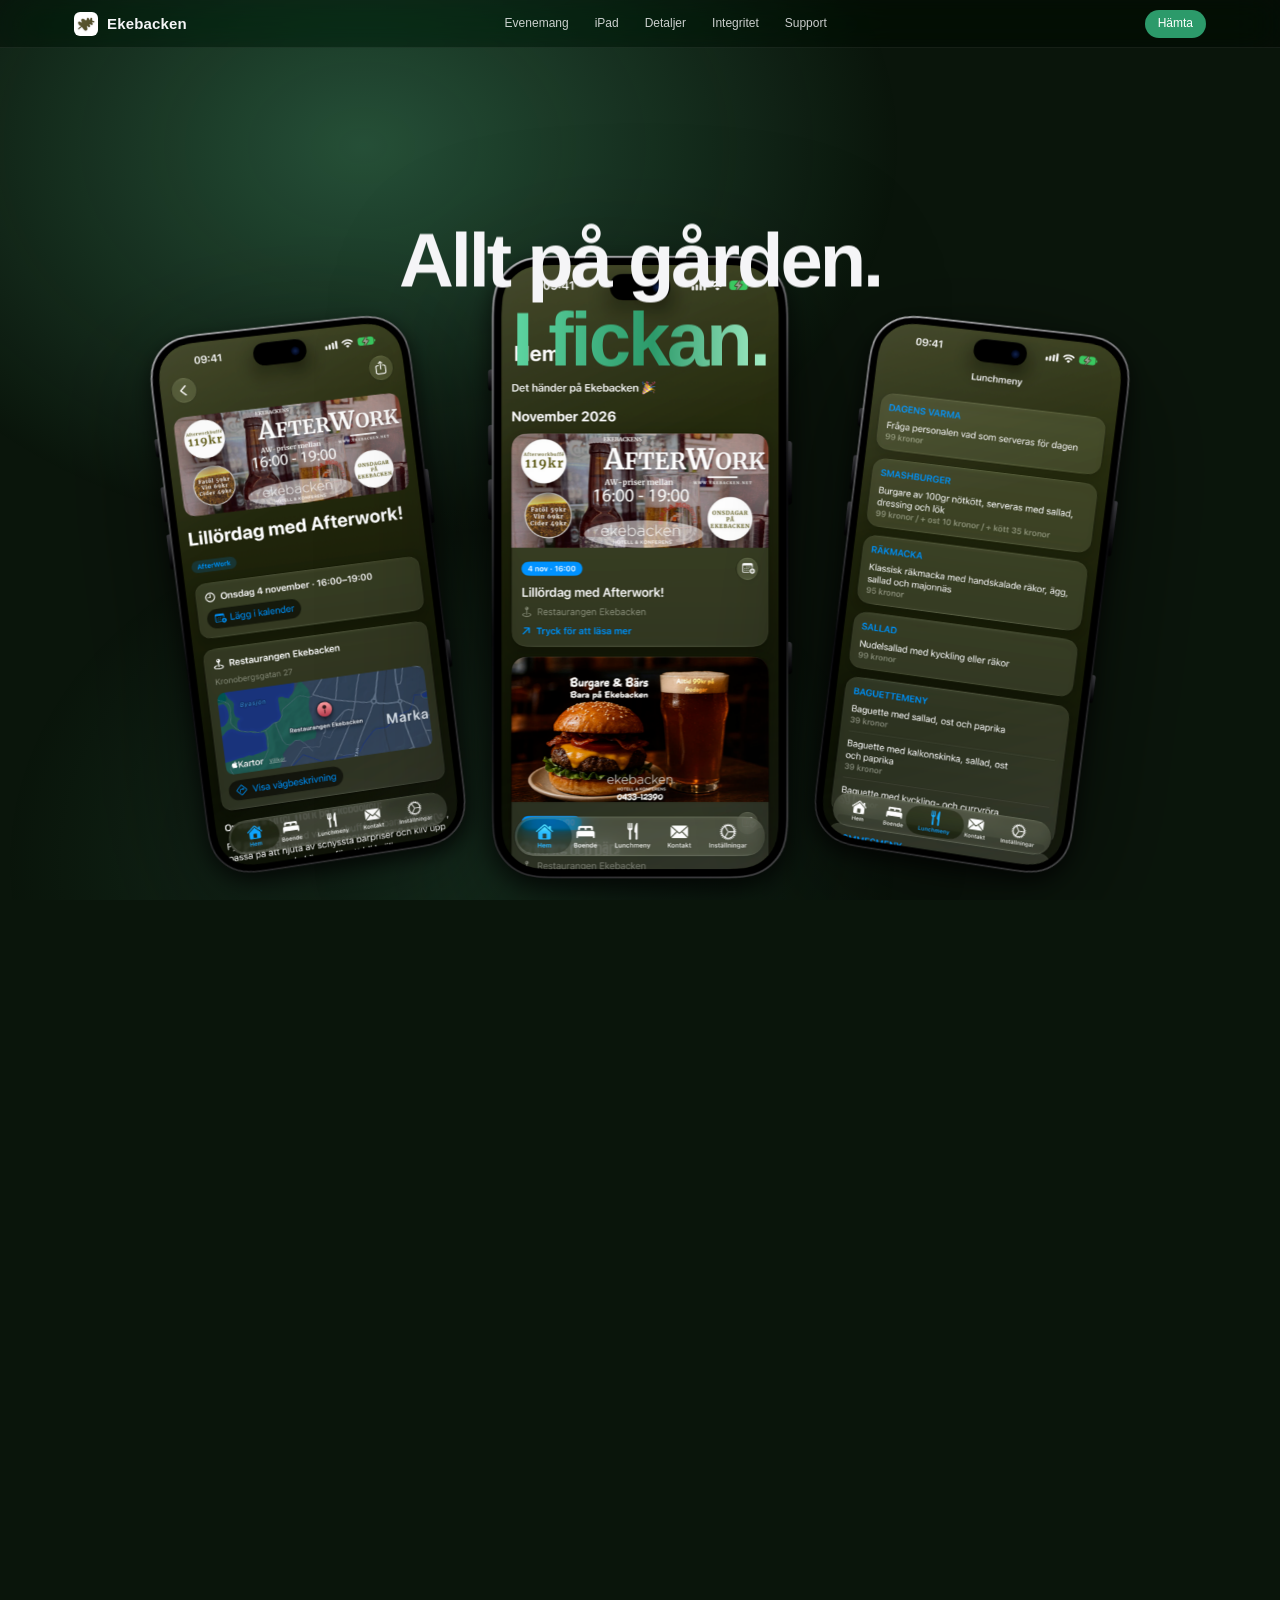
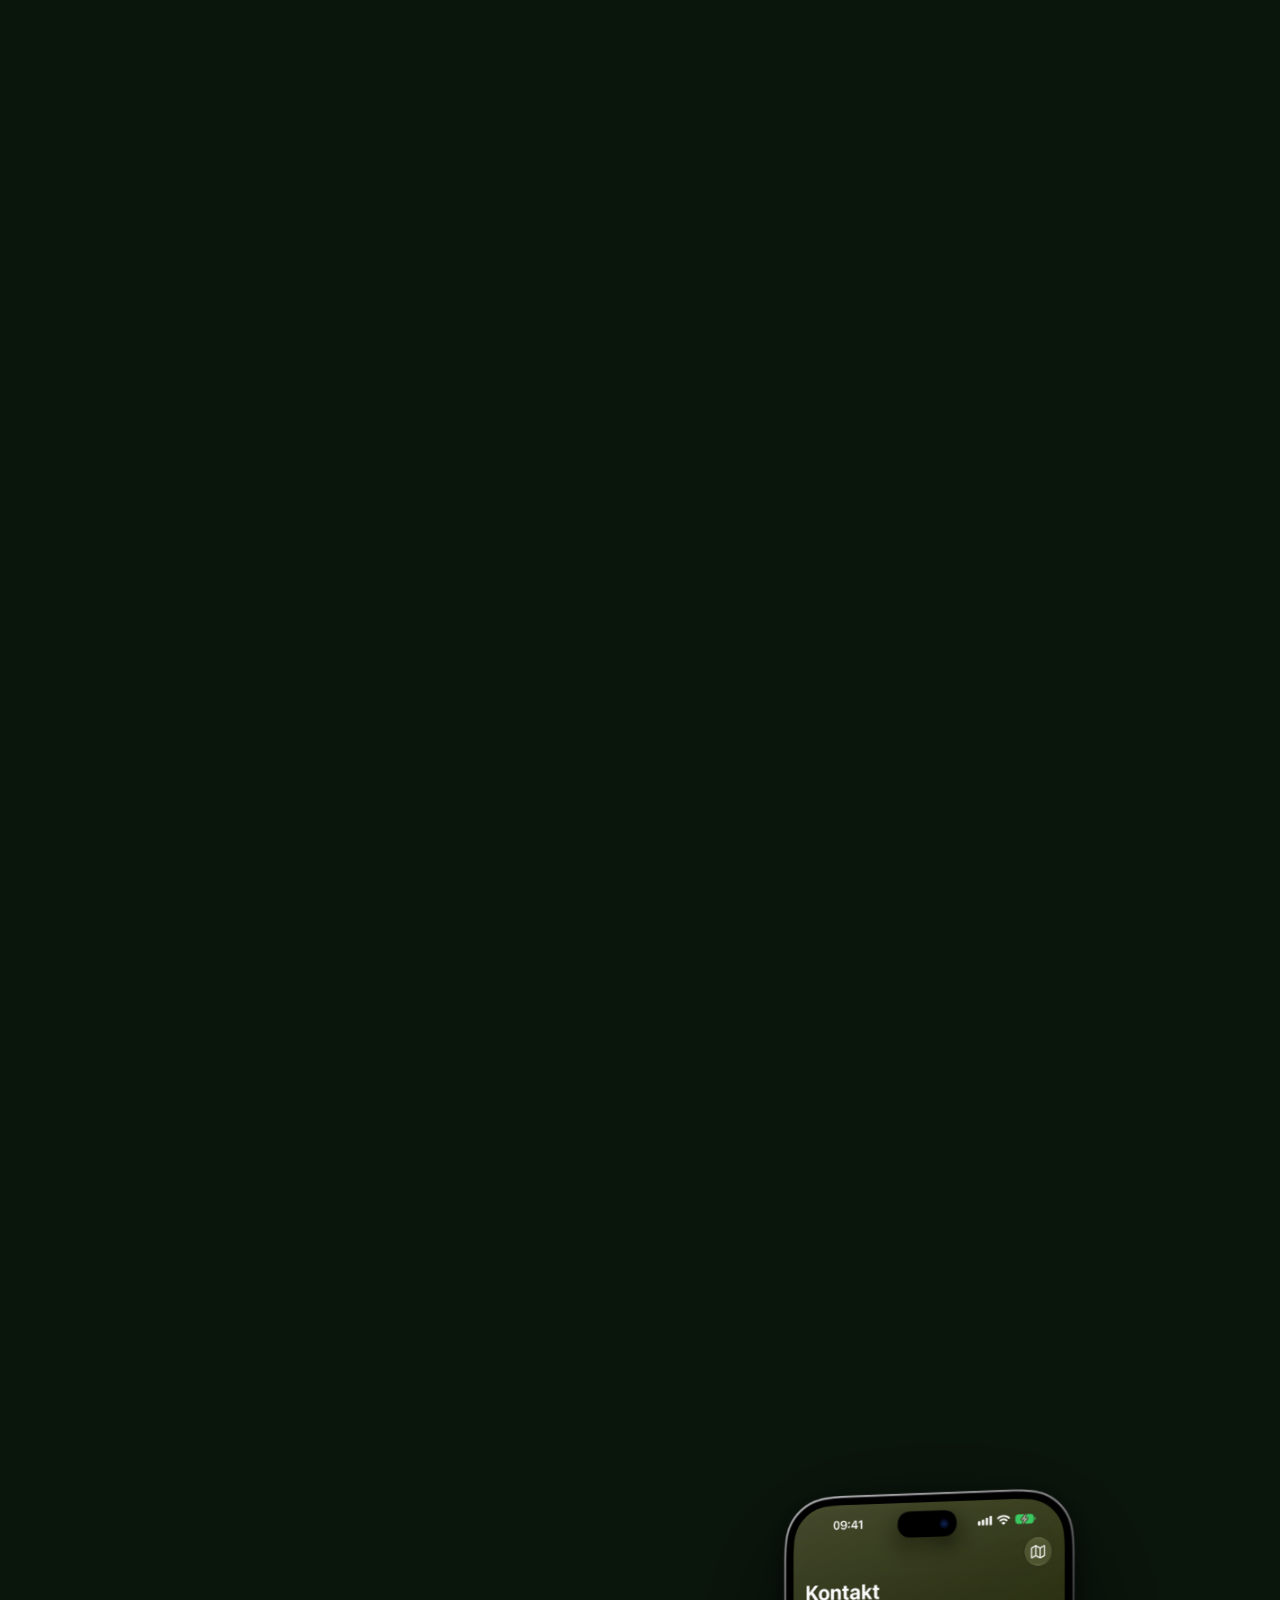
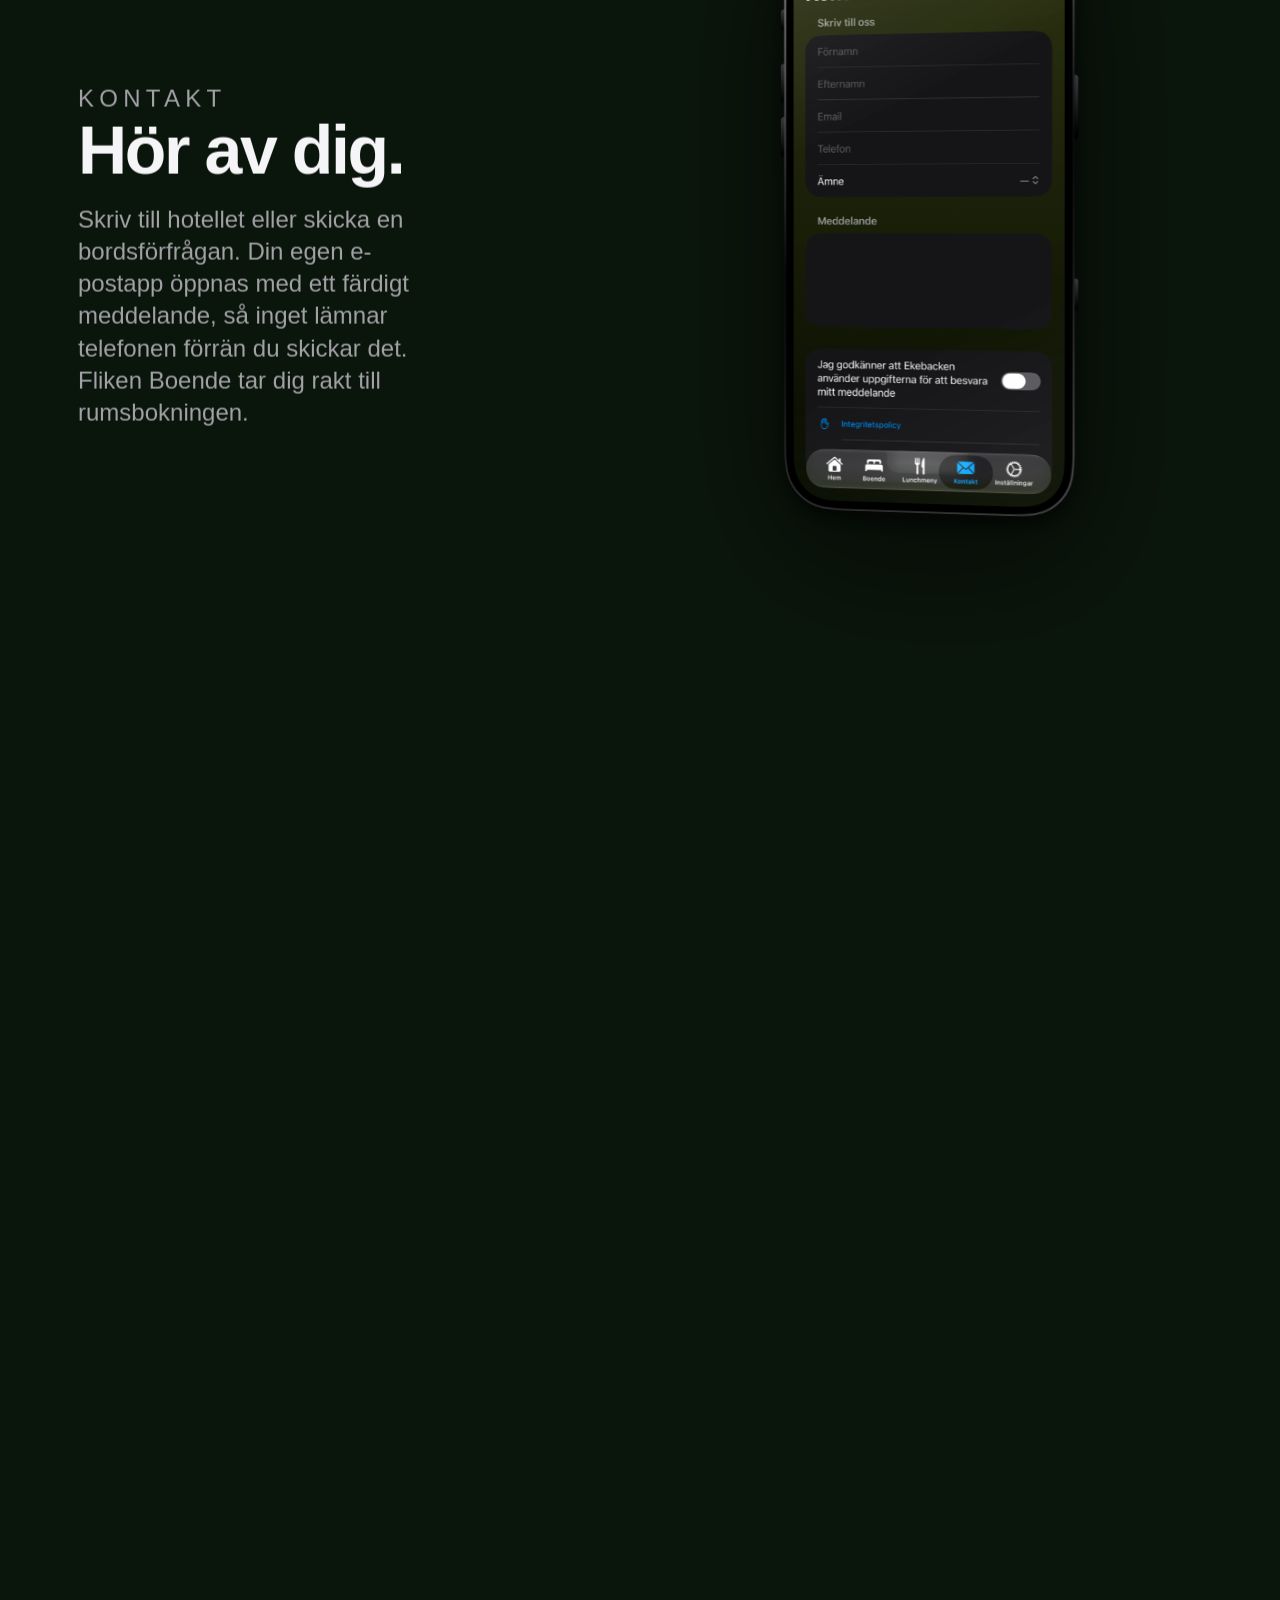
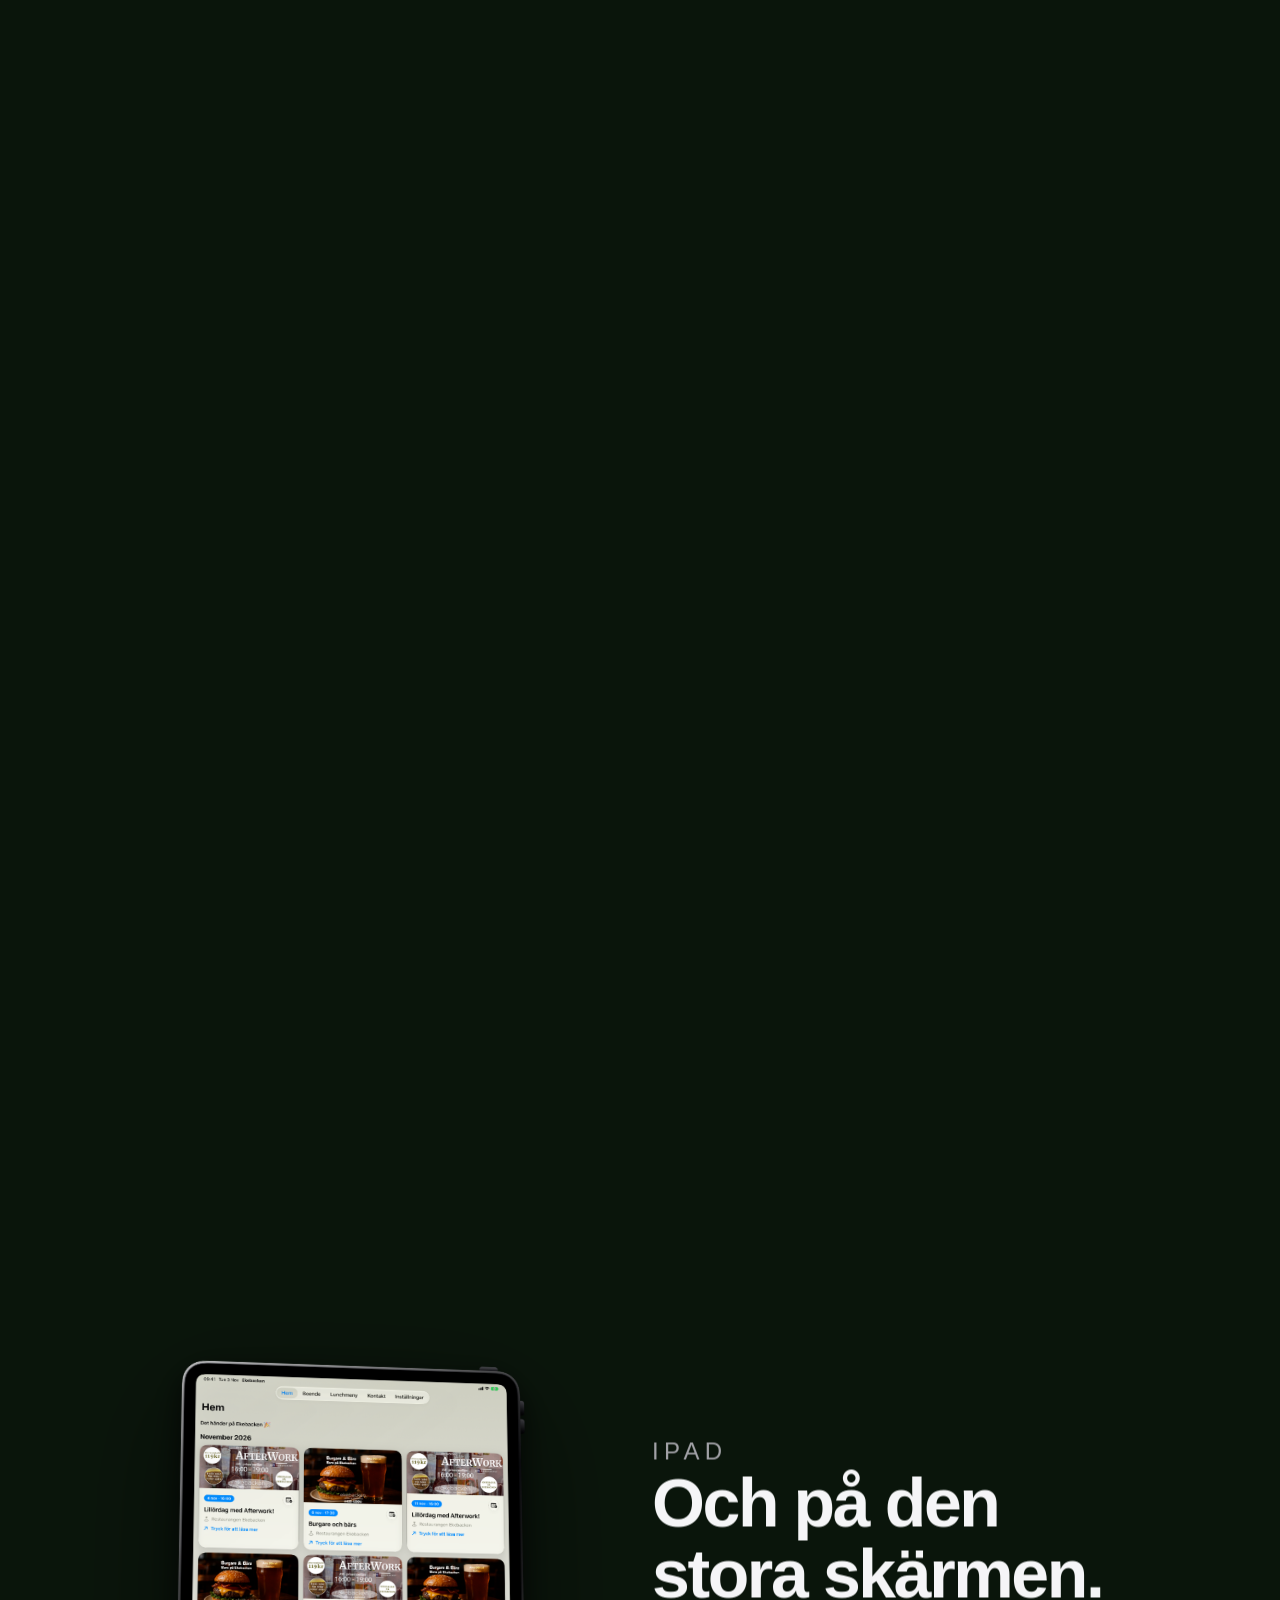
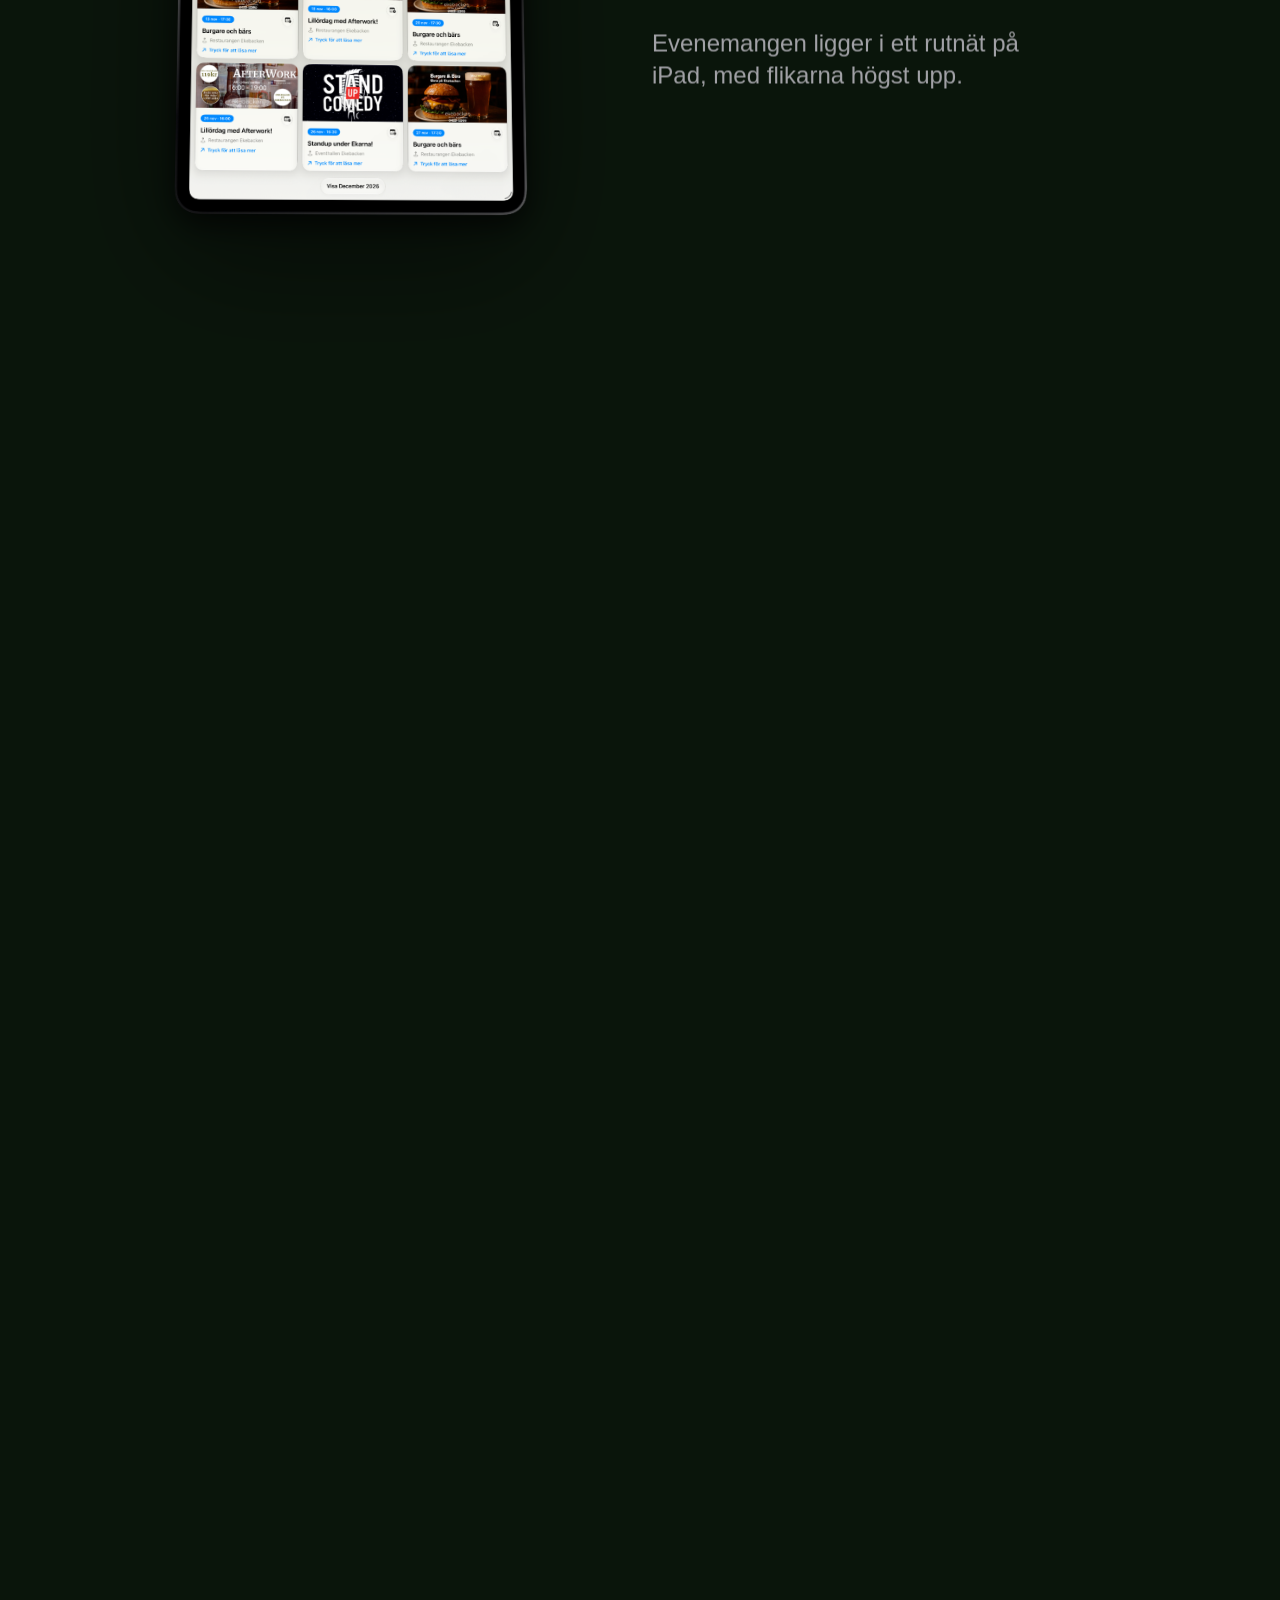
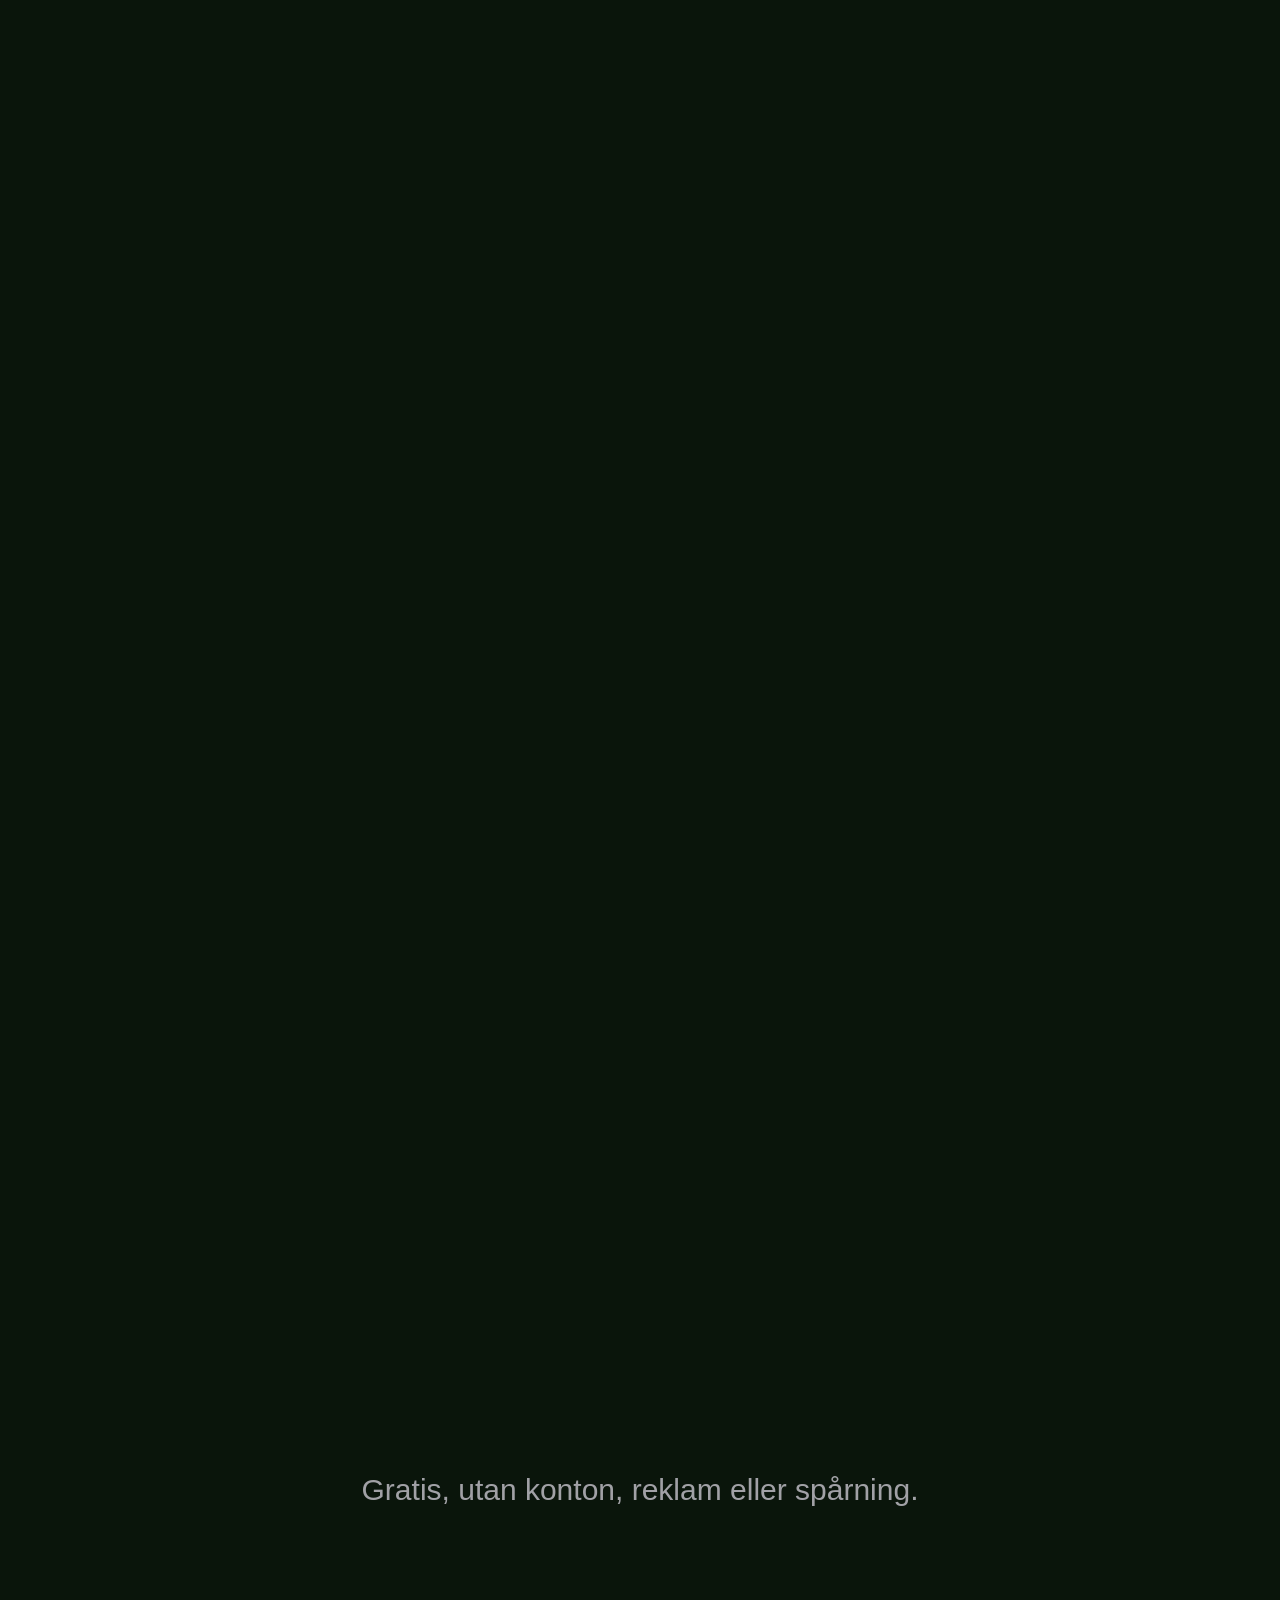
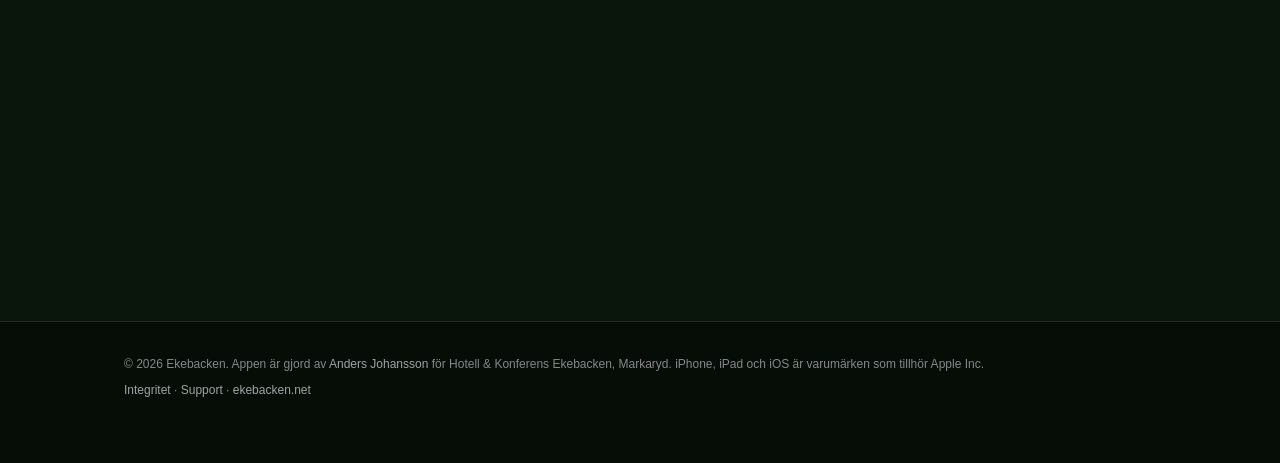
<file: index.html>
<!doctype html>
<html lang="sv">
<head>
  <meta charset="utf-8">
  <meta name="viewport" content="width=device-width, initial-scale=1, viewport-fit=cover">
  <title>Ekebacken – appen för Hotell & Konferens i Markaryd</title>
  <meta name="description" content="Ekebackens app för iPhone och iPad: evenemang månad för månad, lunchmeny, rumsbokning och kontakt. Med widget och notiser om nya evenemang. Byggd för iOS 26.">
  <meta name="theme-color" content="#070a05">
  <link rel="icon" type="image/png" href="assets/favicon.png">
  <link rel="apple-touch-icon" href="assets/apple-touch-icon.png">
  <meta property="og:title" content="Ekebacken">
  <meta property="og:description" content="Evenemang, lunch, rum och kontakt. Appen för Hotell &amp; Konferens Ekebacken i Markaryd.">
  <meta property="og:type" content="website">
  <meta property="og:url" content="https://idrewn.github.io/ekebacken-site/">
  <meta property="og:image" content="https://idrewn.github.io/ekebacken-site/assets/og.jpg">
  <link rel="stylesheet" href="motion.css">
  <link rel="stylesheet" href="theme.css">
</head>
<body>
<div class="ambient" aria-hidden="true"></div>
<header class="nav"><div class="wrap">
  <a class="brand" href="./"><img src="assets/icon.jpg" alt="" width="24" height="24">Ekebacken</a>
  <ul><li><a href="#evenemang">Evenemang</a></li><li><a href="#ipad">iPad</a></li><li><a href="#details">Detaljer</a></li><li><a href="privacy.html">Integritet</a></li><li><a href="support.html">Support</a></li></ul>
  <a class="buy" href="https://apps.apple.com/se/app/ekebacken/id1541043155">Hämta</a>
</div></header>
<main>
<section class="stage hero" id="top" style="--n:3.3" data-stage data-bg="#070a05" data-glow="95,214,162">
  <div class="pin">
    <div class="hero-copy" data-beat="-1,-0.5,0.2,0.46" data-travel="-110">
      <p class="eyebrow">Hotell &amp; Konferens &middot; Markaryd</p>
      <h1>Ekebacken.<br><span class="grad">Nära till hands.</span></h1>
      <p class="lead">Se vad som händer, kolla lunchmenyn, boka rum och hör av dig. Hotellets, restaurangens och konferensgårdens app, helt ny för iOS 26.</p>
      <div class="cta"><a class="pill fill" href="https://apps.apple.com/se/app/ekebacken/id1541043155">Hämta på App Store</a><a class="pill line" href="https://testflight.apple.com/join/n1Y09Ga0">Testa betan</a></div>
    </div>
    <p class="hero-tag" data-beat="0.42,0.62,2,3" data-travel="50">Allt på gården.<br><span class="grad">I fickan.</span></p>
    <div class="fan"><div class="device" data-motion="fan" data-i="0" data-n="3"><img src="assets/phone-event.png" alt="Ett evenemang med karta och kalenderknapp" width="1306" height="2360"></div><div class="device" data-motion="fan" data-i="1" data-n="3"><img src="assets/phone-home.png" alt="Hem: kommande evenemang" width="1306" height="2360"></div><div class="device" data-motion="fan" data-i="2" data-n="3"><img src="assets/phone-lunch.png" alt="Lunchmenyn med priser" width="1306" height="2360"></div></div>
  </div>
</section>
<section class="stage" id="evenemang" style="--n:5.05" data-stage data-bg="#0b140a" data-glow="95,214,162">
  <i class="mark" aria-hidden="true" data-bg="#0b140a" data-glow="95,214,162" style="position:absolute;left:0;top:19.93%;width:1px;height:1px"></i>
<i class="mark" aria-hidden="true" data-bg="#0d1a0f" data-glow="60,190,130" style="position:absolute;left:0;top:39.98%;width:1px;height:1px"></i>
<i class="mark" aria-hidden="true" data-bg="#0b1a12" data-glow="80,200,160" style="position:absolute;left:0;top:60.02%;width:1px;height:1px"></i>
<i class="mark" aria-hidden="true" data-bg="#0a150b" data-glow="95,214,162" style="position:absolute;left:0;top:80.07%;width:1px;height:1px"></i>
  <div class="pin split">
    <div class="copy"><div class="beat" data-beat="-1.000,-0.500,0.200,0.300">
        <p class="eyebrow">Hem</p>
        <h2>Se vad som händer.</h2>
        <p>Kommande evenemang månad för månad, som stora kort med bild, tid och plats. Öppna ett evenemang för beskrivning, pris, karta och knappar, till exempel &rdquo;Boka bord&rdquo;.</p>
      </div><div class="beat" data-beat="0.200,0.300,0.450,0.550">
        <p class="eyebrow">Evenemang</p>
        <h2>Ett tryck till kalendern.</h2>
        <p>Lägg evenemanget i din kalender direkt, och få vägbeskrivning med Apple Kartor. Appen kan bara lägga till det du väljer, den kan inte läsa din kalender.</p>
      </div><div class="beat" data-beat="0.450,0.550,0.700,0.800">
        <p class="eyebrow">Lunchcaféet</p>
        <h2>Dagens lunch, med priser.</h2>
        <p>Menyn från lunchcaféet, med rätter och kronor på ett ställe. Den sparas på telefonen, så du ser den även utan uppkoppling.</p>
      </div><div class="beat" data-beat="0.700,0.800,2.000,3.000">
        <p class="eyebrow">Kontakt</p>
        <h2>Hör av dig.</h2>
        <p>Skriv till hotellet eller skicka en bordsförfrågan. Din egen e-postapp öppnas med ett färdigt meddelande, så inget lämnar telefonen förrän du skickar det. Fliken Boende tar dig rakt till rumsbokningen.</p>
      </div></div>
    <div class="devwrap"><div class="device" data-motion="sway"><img data-beat="-1.000,-0.500,0.190,0.310" src="assets/phone-home.png" alt="Hem med kommande evenemang" loading="lazy" width=1306 height=2360><img data-beat="0.190,0.310,0.440,0.560" src="assets/phone-event.png" alt="Ett evenemang med karta" loading="lazy" width=1306 height=2360><img data-beat="0.440,0.560,0.690,0.810" src="assets/phone-lunch.png" alt="Lunchmenyn" loading="lazy" width=1306 height=2360><img data-beat="0.690,0.810,2.000,3.000" src="assets/phone-contact.png" alt="Kontaktformuläret" loading="lazy" width=1306 height=2360></div></div>
  </div>
</section>
<section class="stage" id="ipad" style="--n:3.15" data-stage data-bg="#0c1509" data-glow="120,220,150">
  <i class="mark" aria-hidden="true" data-bg="#0c1509" data-glow="120,220,150" style="position:absolute;left:0;top:32.94%;width:1px;height:1px"></i>
<i class="mark" aria-hidden="true" data-bg="#0a1a10" data-glow="60,190,130" style="position:absolute;left:0;top:67.06%;width:1px;height:1px"></i>
  <div class="pin split flip">
    <div class="copy"><div class="beat" data-beat="-1.000,-0.500,0.450,0.550">
        <p class="eyebrow">iPad</p>
        <h2>Och på den stora skärmen.</h2>
        <p>Evenemangen ligger i ett rutnät på iPad, med flikarna högst upp.</p>
      </div><div class="beat" data-beat="0.450,0.550,2.000,3.000">
        <p class="eyebrow">iPad</p>
        <h2>Alla detaljer, större.</h2>
        <p>Beskrivning, karta och kalenderknapp på ett och samma blad.</p>
      </div></div>
    <div class="devwrap"><div class="device wide plain" data-motion="wide" style="aspect-ratio:1306/1600"><img data-beat="-1.000,-0.500,0.440,0.560" src="assets/ipad-home.png" alt="Ekebacken på iPad: evenemang i ett rutnät" loading="lazy" width=1306 height=1600><img data-beat="0.440,0.560,2.000,3.000" src="assets/ipad-event.png" alt="Ett evenemang på iPad" loading="lazy" width=1306 height=1600></div></div>
  </div>
</section>
<section class="stage numbers" style="--n:2.6" data-stage data-bg="#0a150a" data-glow="95,214,162">
  <div class="pin"><div class="row" data-zoom><div><div class="n grad" data-count="0" data-pre="" data-suf=" kr">0</div><div class="l">kostnad</div></div><div><div class="n grad" data-count="0" data-pre="" data-suf="">0</div><div class="l">konton</div></div><div><div class="n grad" data-count="0" data-pre="" data-suf="">0</div><div class="l">annonser</div></div></div><p class="sentence">Gratis, utan konton, reklam eller spårning.</p></div>
</section>
<section class="block center" id="details" data-bg="#070a05" data-glow="95,214,162">
  <div class="wrap">
    <p class="eyebrow" data-reveal>Detaljer</p>
    <h2 data-reveal>Små saker som gör skillnad.</h2>
    
    <div class="bento"><div class="tile w4 hot" data-reveal><span class="k">Widget</span><h3>Nästa evenemang på hemskärmen.</h3><p>Lägg till widgeten och se vad som händer härnäst utan att öppna appen.</p></div><div class="tile " data-reveal><span class="k">Notiser</span><h3>Nytt på gården.</h3><p>Valfria notiser när nya evenemang läggs upp. Enkla att stänga av.</p></div><div class="tile " data-reveal><span class="k">Offline</span><h3>Alltid till hands.</h3><p>Senast hämtade evenemang och meny sparas på telefonen.</p></div><div class="tile " data-reveal><span class="k">Boende</span><h3>Boka rum.</h3><p>Hotellets bokningsmotor direkt i appen. Inga betalningar sker i appen.</p></div><div class="tile " data-reveal><span class="k">Design</span><h3>Byggd för iOS 26.</h3><p>Liquid Glass och Ekebackens gröna färger, även i mörkt läge.</p></div><div class="tile w6" data-reveal><span class="k">Privat</span><h3>Inga konton.</h3><p>Ingen reklam och ingen spårning. <a href="privacy.html">Läs om integritet</a>.</p></div></div>
  </div>
</section>
<section class="cta-block" id="get" data-bg="#070a05" data-glow="95,214,162">
  <div class="wrap">
    <img class="icon" src="assets/icon.jpg" alt="Ekebacken app icon" width="132" height="132" data-reveal>
    <h2 data-reveal>Hämta Ekebacken.</h2>
    <p class="lead" data-reveal>Gratis, på App Store. Krav: iPhone eller iPad med iOS 26 eller senare.</p>
    <div class="cta" data-reveal><a class="pill fill" href="https://apps.apple.com/se/app/ekebacken/id1541043155">Hämta på App Store</a><a class="pill line" href="https://testflight.apple.com/join/n1Y09Ga0">Testa betan</a></div>
    <p class="lead" style="font-size:14px;margin-top:22px" data-reveal>Skärmbilderna visar innehåll från ekebacken.net.</p>
  </div>
</section>
</main>
<footer><div class="wrap"><p>&copy; 2026 Ekebacken. Appen är gjord av <a href="https://github.com/iDrewn">Anders Johansson</a> för Hotell &amp; Konferens Ekebacken, Markaryd. iPhone, iPad och iOS är varumärken som tillhör Apple Inc.</p>
    <p><a href="privacy.html">Integritet</a> &middot; <a href="support.html">Support</a> &middot; <a href="https://ekebacken.net">ekebacken.net</a></p></div></footer>
<script src="motion.js" defer></script>
</body>
</html>
</file>
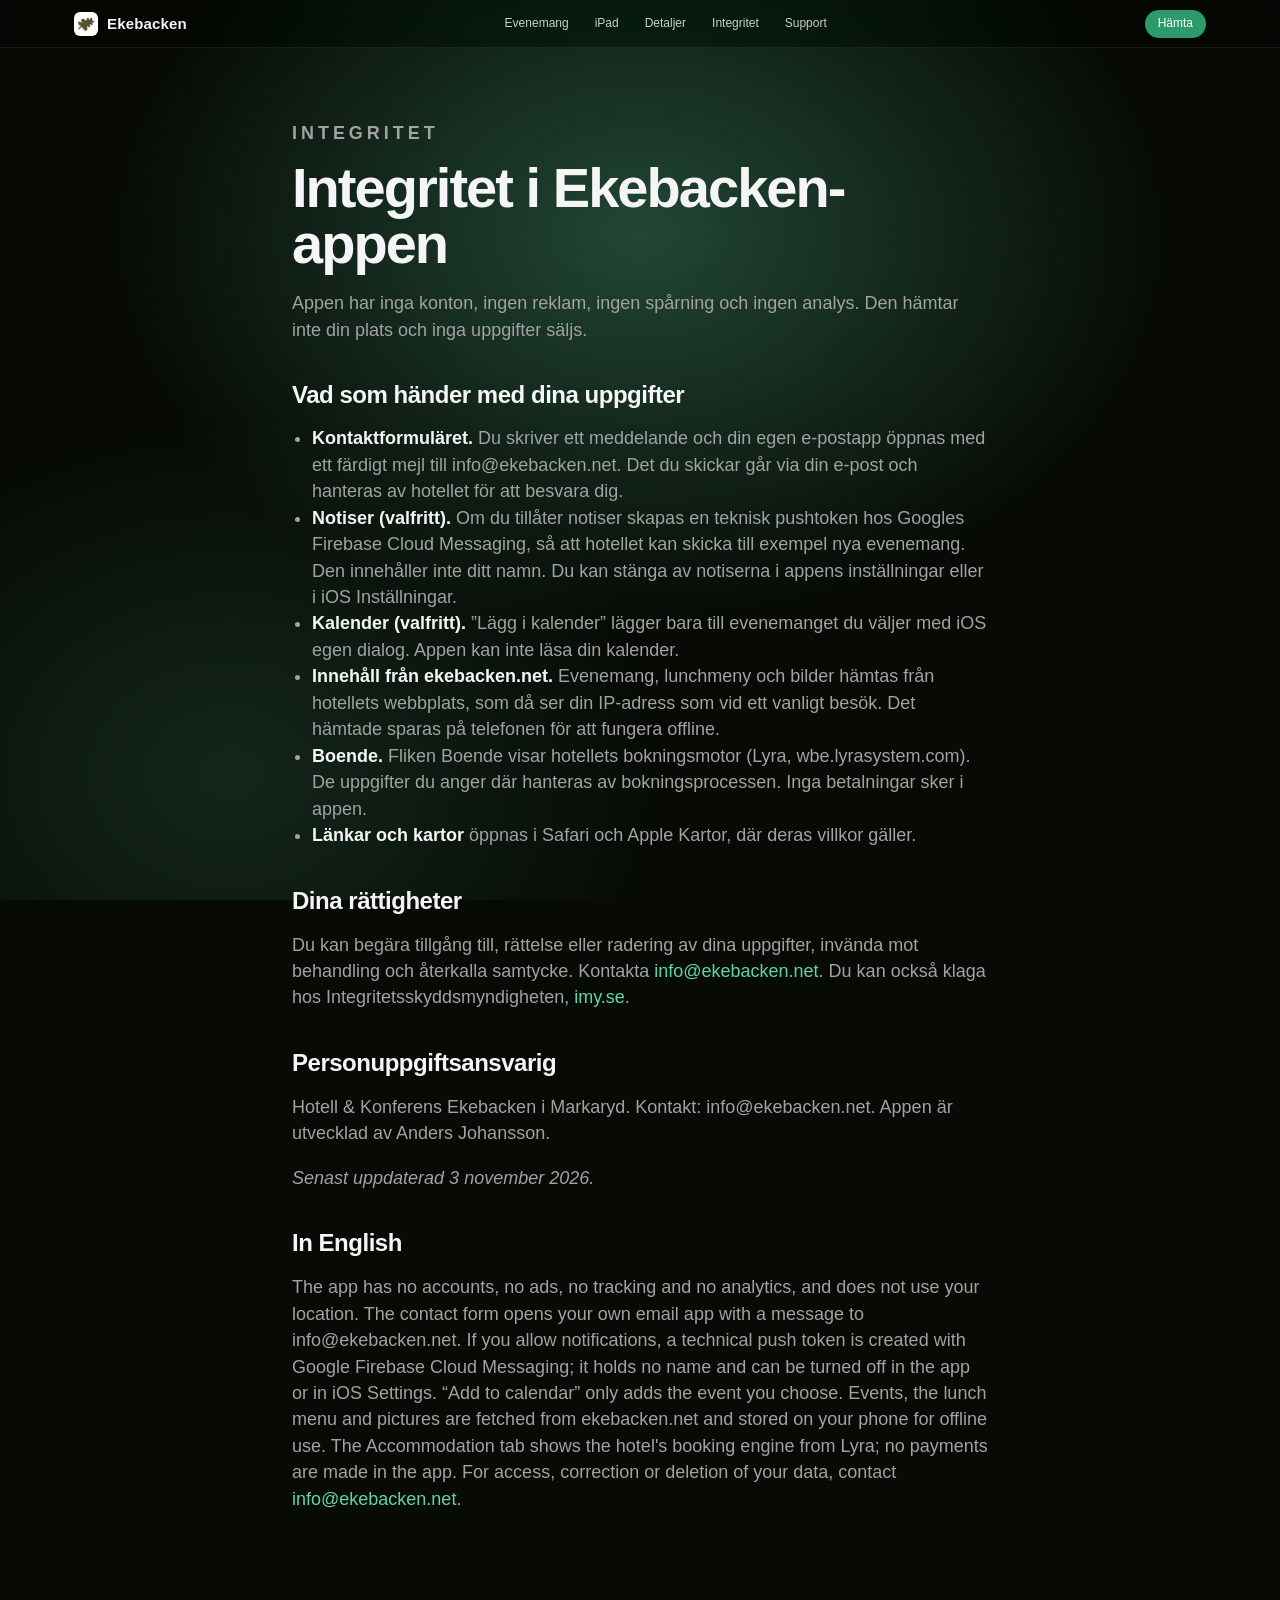
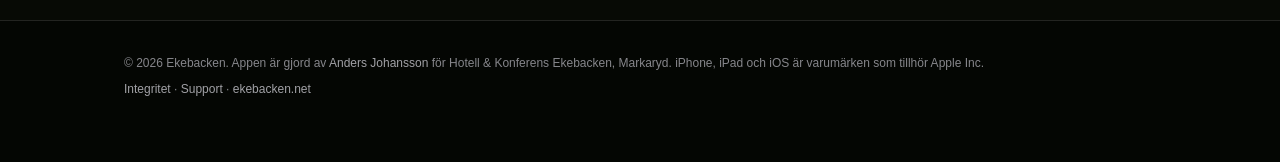
<file: privacy.html>
<!doctype html>
<html lang="sv">
<head>
  <meta charset="utf-8">
  <meta name="viewport" content="width=device-width, initial-scale=1, viewport-fit=cover">
  <title>Integritet – Ekebacken</title>
  <meta name="description" content="Vad Ekebacken-appen gör med dina uppgifter.">
  <meta name="theme-color" content="#070a05">
  <link rel="icon" type="image/png" href="assets/favicon.png">
  <link rel="apple-touch-icon" href="assets/apple-touch-icon.png">
  <link rel="stylesheet" href="motion.css">
  <link rel="stylesheet" href="theme.css">
</head>
<body>
<div class="ambient" aria-hidden="true"></div>
<header class="nav"><div class="wrap">
  <a class="brand" href="./"><img src="assets/icon.jpg" alt="" width="24" height="24">Ekebacken</a>
  <ul><li><a href="./#evenemang">Evenemang</a></li><li><a href="./#ipad">iPad</a></li><li><a href="./#details">Detaljer</a></li><li><a href="./privacy.html">Integritet</a></li><li><a href="./support.html">Support</a></li></ul>
  <a class="buy" href="https://apps.apple.com/se/app/ekebacken/id1541043155">Hämta</a>
</div></header>
<main class="doc">
  <p class="eyebrow">Integritet</p>
  <h1>Integritet i Ekebacken-appen</h1>
  <p>Appen har inga konton, ingen reklam, ingen spårning och ingen analys. Den hämtar inte din plats och inga uppgifter säljs.</p>

  <h2>Vad som händer med dina uppgifter</h2>
  <ul>
    <li><strong>Kontaktformuläret.</strong> Du skriver ett meddelande och din egen e-postapp öppnas med ett färdigt mejl till info@ekebacken.net. Det du skickar går via din e-post och hanteras av hotellet för att besvara dig.</li>
    <li><strong>Notiser (valfritt).</strong> Om du tillåter notiser skapas en teknisk pushtoken hos Googles Firebase Cloud Messaging, så att hotellet kan skicka till exempel nya evenemang. Den innehåller inte ditt namn. Du kan stänga av notiserna i appens inställningar eller i iOS Inställningar.</li>
    <li><strong>Kalender (valfritt).</strong> &rdquo;Lägg i kalender&rdquo; lägger bara till evenemanget du väljer med iOS egen dialog. Appen kan inte läsa din kalender.</li>
    <li><strong>Innehåll från ekebacken.net.</strong> Evenemang, lunchmeny och bilder hämtas från hotellets webbplats, som då ser din IP-adress som vid ett vanligt besök. Det hämtade sparas på telefonen för att fungera offline.</li>
    <li><strong>Boende.</strong> Fliken Boende visar hotellets bokningsmotor (Lyra, wbe.lyrasystem.com). De uppgifter du anger där hanteras av bokningsprocessen. Inga betalningar sker i appen.</li>
    <li><strong>Länkar och kartor</strong> öppnas i Safari och Apple Kartor, där deras villkor gäller.</li>
  </ul>

  <h2>Dina rättigheter</h2>
  <p>Du kan begära tillgång till, rättelse eller radering av dina uppgifter, invända mot behandling och återkalla samtycke. Kontakta <a href="mailto:info@ekebacken.net">info@ekebacken.net</a>. Du kan också klaga hos Integritetsskyddsmyndigheten, <a href="https://www.imy.se">imy.se</a>.</p>

  <h2>Personuppgiftsansvarig</h2>
  <p>Hotell &amp; Konferens Ekebacken i Markaryd. Kontakt: info@ekebacken.net. Appen är utvecklad av Anders Johansson.</p>
  <p><em>Senast uppdaterad 3 november 2026.</em></p>

  <h2>In English</h2>
  <p>The app has no accounts, no ads, no tracking and no analytics, and does not use your location. The contact form opens your own email app with a message to info@ekebacken.net. If you allow notifications, a technical push token is created with Google Firebase Cloud Messaging; it holds no name and can be turned off in the app or in iOS Settings. &ldquo;Add to calendar&rdquo; only adds the event you choose. Events, the lunch menu and pictures are fetched from ekebacken.net and stored on your phone for offline use. The Accommodation tab shows the hotel's booking engine from Lyra; no payments are made in the app. For access, correction or deletion of your data, contact <a href="mailto:info@ekebacken.net">info@ekebacken.net</a>.</p>
</main>
<footer><div class="wrap"><p>&copy; 2026 Ekebacken. Appen är gjord av <a href="https://github.com/iDrewn">Anders Johansson</a> för Hotell &amp; Konferens Ekebacken, Markaryd. iPhone, iPad och iOS är varumärken som tillhör Apple Inc.</p>
    <p><a href="privacy.html">Integritet</a> &middot; <a href="support.html">Support</a> &middot; <a href="https://ekebacken.net">ekebacken.net</a></p></div></footer>
</body>
</html>
</file>
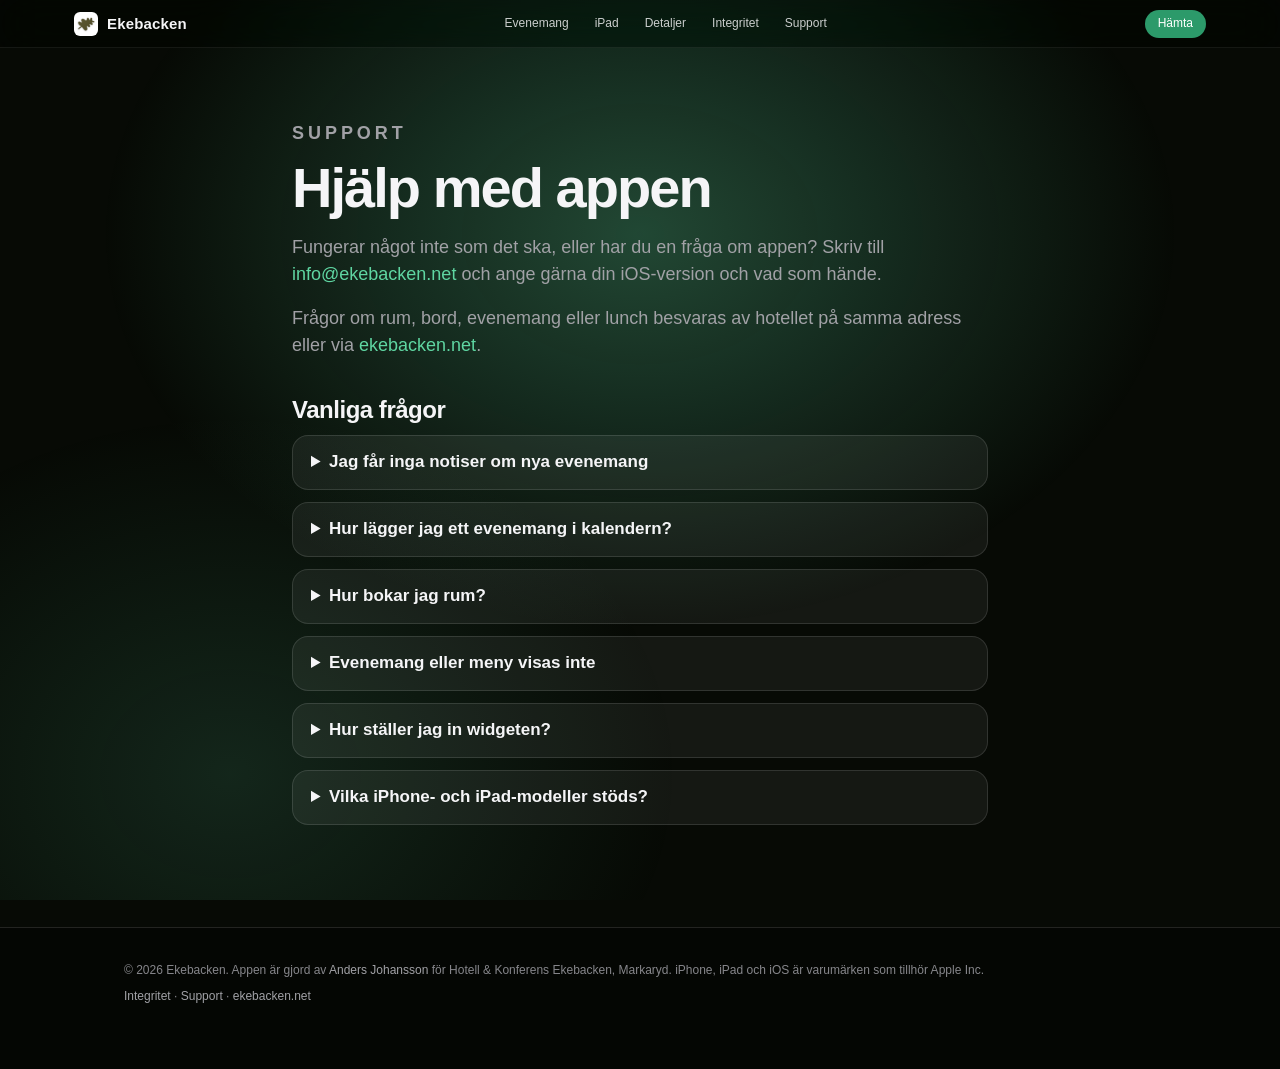
<file: support.html>
<!doctype html>
<html lang="sv">
<head>
  <meta charset="utf-8">
  <meta name="viewport" content="width=device-width, initial-scale=1, viewport-fit=cover">
  <title>Support – Ekebacken</title>
  <meta name="description" content="Hjälp med Ekebacken-appen.">
  <meta name="theme-color" content="#070a05">
  <link rel="icon" type="image/png" href="assets/favicon.png">
  <link rel="apple-touch-icon" href="assets/apple-touch-icon.png">
  <link rel="stylesheet" href="motion.css">
  <link rel="stylesheet" href="theme.css">
</head>
<body>
<div class="ambient" aria-hidden="true"></div>
<header class="nav"><div class="wrap">
  <a class="brand" href="./"><img src="assets/icon.jpg" alt="" width="24" height="24">Ekebacken</a>
  <ul><li><a href="./#evenemang">Evenemang</a></li><li><a href="./#ipad">iPad</a></li><li><a href="./#details">Detaljer</a></li><li><a href="./privacy.html">Integritet</a></li><li><a href="./support.html">Support</a></li></ul>
  <a class="buy" href="https://apps.apple.com/se/app/ekebacken/id1541043155">Hämta</a>
</div></header>
<main class="doc">
  <p class="eyebrow">Support</p>
  <h1>Hjälp med appen</h1>
  <p>Fungerar något inte som det ska, eller har du en fråga om appen? Skriv till <a href="mailto:info@ekebacken.net?subject=Ekebacken-appen">info@ekebacken.net</a> och ange gärna din iOS-version och vad som hände.</p>
  <p>Frågor om rum, bord, evenemang eller lunch besvaras av hotellet på samma adress eller via <a href="https://ekebacken.net">ekebacken.net</a>.</p>

  <h2>Vanliga frågor</h2>
  <details><summary>Jag får inga notiser om nya evenemang</summary>
    <p>Kontrollera att notiser är tillåtna för Ekebacken i iOS Inställningar &gt; Notiser, och att notiser för nya evenemang är påslagna under Inställningar i appen.</p></details>
  <details><summary>Hur lägger jag ett evenemang i kalendern?</summary>
    <p>Tryck på kalenderknappen på evenemangskortet, eller på &rdquo;Lägg i kalender&rdquo; på evenemangssidan. Appen kan bara lägga till det du väljer, inte läsa din kalender.</p></details>
  <details><summary>Hur bokar jag rum?</summary>
    <p>Öppna fliken Boende. Den visar hotellets bokningsmotor i appen. Inga betalningar sker i appen.</p></details>
  <details><summary>Evenemang eller meny visas inte</summary>
    <p>Appen hämtar innehållet från ekebacken.net. Utan uppkoppling visas det som senast sparades. Dra ned för att uppdatera när du har nät.</p></details>
  <details><summary>Hur ställer jag in widgeten?</summary>
    <p>Tryck och håll på hemskärmen, välj + och sök efter Ekebacken. Widgeten visar nästa evenemang.</p></details>
  <details><summary>Vilka iPhone- och iPad-modeller stöds?</summary>
    <p>Appen kräver iOS 26 eller senare.</p></details>
</main>
<footer><div class="wrap"><p>&copy; 2026 Ekebacken. Appen är gjord av <a href="https://github.com/iDrewn">Anders Johansson</a> för Hotell &amp; Konferens Ekebacken, Markaryd. iPhone, iPad och iOS är varumärken som tillhör Apple Inc.</p>
    <p><a href="privacy.html">Integritet</a> &middot; <a href="support.html">Support</a> &middot; <a href="https://ekebacken.net">ekebacken.net</a></p></div></footer>
</body>
</html>
</file>
<file: motion.css>
/* Shared base for the app sites. Per-site colours come from :root variables in theme.css. */
:root {
  --accent: #2b6fd0; --accent2: #7ab7ff; --bg: #05080f; --glow: 43,111,208;
  --fg: #f5f5f7; --muted: #a1a1a6; --line: rgba(255,255,255,.12); --card: rgba(255,255,255,.06);
  --gx: 0; --gy: 0;
  --sans: -apple-system, BlinkMacSystemFont, "SF Pro Display", "SF Pro Text", "Helvetica Neue", Helvetica, Arial, sans-serif;
}
* { box-sizing: border-box; }
html { -webkit-text-size-adjust: 100%; scroll-behavior: smooth; background: var(--bg); }
body { margin: 0; background: var(--bg); color: var(--fg); font: 17px/1.47 var(--sans); -webkit-font-smoothing: antialiased; overflow-x: hidden; }
a { color: var(--accent2); text-decoration: none; }
a:hover { text-decoration: underline; }
img { max-width: 100%; display: block; }
.wrap { max-width: 1080px; margin: 0 auto; padding: 0 24px; }

/* A glow that drifts behind everything, so the page itself seems to move */
.ambient { position: fixed; inset: 0; z-index: 0; pointer-events: none;
  background:
    radial-gradient(60vmax 44vmax at calc(50% + var(--gx) * 1%) calc(26% + var(--gy) * 1%), rgba(var(--glow), .30), transparent 70%),
    radial-gradient(50vmax 40vmax at calc(18% - var(--gx) * .8%) calc(86% - var(--gy) * 1%), rgba(var(--glow), .14), transparent 70%); }
main, footer { position: relative; z-index: 1; }

/* Nav */
.nav { position: fixed; top: 0; left: 0; right: 0; z-index: 50; height: 48px; background: rgba(0,0,0,.34); backdrop-filter: saturate(180%) blur(22px); -webkit-backdrop-filter: saturate(180%) blur(22px); border-bottom: 1px solid rgba(255,255,255,.07); }
.nav .wrap { height: 48px; display: flex; align-items: center; justify-content: space-between; gap: 18px; max-width: 1180px; }
.brand { display: flex; align-items: center; gap: 9px; color: var(--fg); font-weight: 600; font-size: 15px; letter-spacing: .01em; }
.brand:hover { text-decoration: none; }
.brand img { width: 24px; height: 24px; border-radius: 6px; }
.nav ul { display: flex; gap: 26px; list-style: none; margin: 0; padding: 0; font-size: 12px; }
.nav ul a { color: rgba(245,245,247,.82); }
.nav ul a:hover { color: #fff; text-decoration: none; }
.buy { font-size: 12px; background: var(--accent); color: #fff; padding: 5px 13px; border-radius: 99px; font-weight: 500; }
.buy:hover { text-decoration: none; filter: brightness(1.12); }
@media (max-width: 760px) { .nav ul { display: none; } }

/* Type */
.eyebrow { font-size: 13px; font-weight: 700; letter-spacing: .22em; text-transform: uppercase; color: var(--accent2); margin: 0 0 14px; }
h1, h2, h3 { font-family: var(--sans); letter-spacing: -.035em; margin: 0; }
h1 { font-size: clamp(46px, 10vw, 112px); line-height: 1; font-weight: 800; }
h2 { font-size: clamp(34px, 5.6vw, 68px); line-height: 1.04; font-weight: 800; }
h3 { font-size: 24px; line-height: 1.15; font-weight: 700; letter-spacing: -.02em; }
.grad { background: linear-gradient(92deg, var(--accent2), var(--accent) 55%, var(--accent3, var(--accent))); -webkit-background-clip: text; background-clip: text; color: transparent; }
.lead { font-size: clamp(19px, 2.3vw, 28px); line-height: 1.28; color: var(--muted); font-weight: 500; margin: 22px 0 0; max-width: 34ch; }
.cta { display: flex; gap: 12px; flex-wrap: wrap; margin-top: 30px; }
.pill { display: inline-block; padding: 12px 24px; border-radius: 99px; font-size: 17px; font-weight: 500; }
.pill:hover { text-decoration: none; filter: brightness(1.12); }
.pill.fill { background: var(--accent); color: #fff; }
.pill.line { border: 1px solid var(--accent2); color: var(--accent2); }
.pill.off { background: rgba(255,255,255,.1); color: var(--muted); cursor: default; }

/* ---- Pinned stages: the content moves while the screen stays ---- */
.stage { position: relative; height: calc(var(--n, 4) * 100vh); height: calc(var(--n, 4) * 100svh); }
.pin { position: sticky; top: 0; height: 100vh; height: 100svh; overflow: hidden; }
.pin.split { display: grid; grid-template-columns: 1fr 1fr; align-items: center; max-width: 1180px; margin: 0 auto; padding: 0 28px; gap: 24px; }
.pin.split.flip .copy { order: 2; }
.copy { position: relative; height: 56vh; height: 56svh; }
.beat { position: absolute; inset: 0; display: flex; flex-direction: column; justify-content: center; opacity: var(--v, 1);
  transform: translate3d(0, calc(var(--ty, 0) * 1px), 0) scale(calc(.95 + .05 * var(--v, 1))); filter: blur(calc((1 - var(--v, 1)) * 14px)); will-change: opacity, transform, filter; }
.beat p { font-size: clamp(18px, 2vw, 24px); line-height: 1.34; color: var(--muted); font-weight: 500; margin: 18px 0 0; max-width: 28ch; }
.beat h2 { max-width: 12ch; }
.devwrap { position: relative; height: 86vh; height: 86svh; display: flex; align-items: center; justify-content: center; perspective: 1700px; }
.device { position: relative; height: 100%; aspect-ratio: 1306 / 2360; will-change: transform; transform-style: preserve-3d; filter: drop-shadow(0 40px 70px rgba(0,0,0,.5)); }
.device img { position: absolute; inset: 0; width: 100%; height: 100%; object-fit: contain; opacity: var(--v, 1); will-change: opacity; }
.device.wide { aspect-ratio: auto; height: auto; width: min(100%, 640px); }
.device.wide img { position: relative; border-radius: 22px; opacity: var(--v, 1); box-shadow: 0 0 0 1px rgba(255,255,255,.1); }
.device.wide.plain img { border-radius: 0; box-shadow: none; }
.device.wide img + img { position: absolute; inset: 0; height: 100%; opacity: var(--v, 0); }

/* Hero */
.hero .pin { display: grid; place-items: center; }
.hero-copy { position: absolute; left: 0; right: 0; top: 0; bottom: 0; display: flex; flex-direction: column; align-items: center; justify-content: center; text-align: center; padding: 0 24px;
  opacity: var(--v, 1); transform: translate3d(0, calc(var(--ty, 0) * 1px), 0) scale(calc(.92 + .08 * var(--v, 1))); filter: blur(calc((1 - var(--v, 1)) * 16px)); }
.hero-copy .lead { margin-left: auto; margin-right: auto; max-width: 30ch; }
.hero-copy .cta { justify-content: center; }
.hero-tag { position: absolute; left: 0; right: 0; top: 13vh; top: 13svh; padding: 0 24px; text-align: center; font-size: clamp(32px, 7.4vw, 76px); font-weight: 800; letter-spacing: -.04em; line-height: 1.04; opacity: var(--v, 1); transform: translate3d(0, calc(var(--ty, 0) * 1px), 0) scale(calc(.94 + .06 * var(--v, 1))); filter: blur(calc((1 - var(--v, 1)) * 14px)); z-index: 2; }
.fan { position: absolute; inset: 0; display: grid; place-items: end center; perspective: 1700px; }
.fan .device { grid-area: 1 / 1; height: min(78svh, 112vw * 1.1); margin-bottom: -2svh; }
.fan.low .device { margin-bottom: -14svh; }
.fan.mid .device.icon { height: auto; width: clamp(60px, 12vw, 132px); aspect-ratio: 1; margin-bottom: 30svh; border-radius: 22%; overflow: hidden; filter: drop-shadow(0 22px 40px rgba(0,0,0,.55)); }
.fan.mid .device.icon img { object-fit: cover; }
.beat-icon { width: 84px; height: 84px; border-radius: 20px; margin-bottom: 18px; box-shadow: 0 14px 36px rgba(var(--glow), .45); }
.beat .cta { margin-top: 22px; }
.beat .cta .pill { padding: 10px 20px; font-size: 16px; }
.track-head { position: absolute; left: 0; right: 0; top: 14svh; padding: 0 24px; text-align: center; z-index: 1; }
.hstage .pin { align-items: center; }
.hstage .track { margin-top: 12svh; }
.track a.card { color: var(--fg); text-decoration: none; gap: 22px; }
.track a.card:hover { border-color: var(--accent2); }
.track .go { color: var(--accent2); font-weight: 600; }

/* Big numbers */
.numbers .pin { display: grid; place-items: center; text-align: center; }
.numbers .row { display: flex; gap: clamp(20px, 6vw, 90px); justify-content: center; flex-wrap: wrap; will-change: transform, opacity; }
.numbers .n { font-size: clamp(68px, 15vw, 190px); font-weight: 800; letter-spacing: -.06em; line-height: .95; }
.numbers .l { color: var(--muted); font-weight: 600; letter-spacing: .06em; text-transform: uppercase; font-size: 14px; margin-top: 6px; }
.numbers .sentence { position: absolute; left: 0; right: 0; bottom: 12vh; text-align: center; font-size: clamp(19px, 2.4vw, 30px); color: var(--muted); font-weight: 500; padding: 0 24px; }

/* Reveal blocks, driven continuously by position */
[data-reveal] { opacity: var(--r, 1); transform: translate3d(0, calc((1 - var(--r, 1)) * 70px), 0) scale(calc(.93 + .07 * var(--r, 1))); filter: blur(calc((1 - var(--r, 1)) * 8px)); will-change: opacity, transform; }
section.block { padding: 18vh 0; position: relative; }
.center { text-align: center; }
.center .lead { margin-left: auto; margin-right: auto; }
.bento { display: grid; grid-template-columns: repeat(6, 1fr); gap: 16px; margin-top: 56px; }
.tile { grid-column: span 2; background: var(--card); border: 1px solid var(--line); border-radius: 30px; padding: 32px; min-height: 230px; text-align: left; backdrop-filter: blur(14px); -webkit-backdrop-filter: blur(14px); }
.tile.w3 { grid-column: span 3; } .tile.w4 { grid-column: span 4; } .tile.w6 { grid-column: span 6; }
.tile .k { display: block; font-size: 12px; font-weight: 700; letter-spacing: .2em; text-transform: uppercase; color: var(--accent2); margin-bottom: 14px; }
.tile h3 { margin-bottom: 10px; }
.tile p { margin: 0; color: var(--muted); font-size: 17px; }
.tile.hot { background: linear-gradient(135deg, rgba(var(--glow), .42), rgba(var(--glow), .08)); }
@media (max-width: 860px) { .bento { grid-template-columns: 1fr; } .tile, .tile.w3, .tile.w4, .tile.w6 { grid-column: auto; } }

/* Horizontal track: vertical scroll becomes sideways motion */
.hstage .pin { display: flex; align-items: center; }
.track { display: flex; gap: 22px; padding: 0 22px; will-change: transform; }
.track .card { flex: 0 0 auto; width: min(78vw, 420px); background: var(--card); border: 1px solid var(--line); border-radius: 32px; padding: 30px; min-height: 52vh; display: flex; flex-direction: column; justify-content: space-between; }
.track .card h3 { font-size: 30px; }
.track .card p { color: var(--muted); }

/* Call to action */
.cta-block { text-align: center; padding: 22vh 0 18vh; }
.cta-block .icon { width: 132px; height: 132px; border-radius: 30px; margin: 0 auto 30px; box-shadow: 0 20px 60px rgba(var(--glow), .5); }
.cta-block .cta { justify-content: center; }
.cta-block .lead { margin-left: auto; margin-right: auto; }

/* Doc pages */
.doc { max-width: 740px; margin: 0 auto; padding: 120px 22px 90px; position: relative; z-index: 1; }
.doc h1 { font-size: clamp(36px, 6vw, 56px); }
.doc h2 { font-size: 24px; margin-top: 40px; letter-spacing: -.02em; }
.doc p, .doc li { color: var(--muted); font-size: 18px; }
.doc ul { padding-left: 20px; }
.doc strong { color: var(--fg); }
.doc details { background: var(--card); border: 1px solid var(--line); border-radius: 16px; padding: 14px 18px; margin: 12px 0; }
.doc summary { cursor: pointer; font-weight: 600; color: var(--fg); }
.doc code { color: var(--fg); }
.doc table { border-collapse: collapse; width: 100%; font-size: 15px; } .doc td, .doc th { border-bottom: 1px solid var(--line); padding: 8px 6px; text-align: left; color: var(--muted); }

footer { border-top: 1px solid var(--line); padding: 34px 0 56px; color: #86868b; font-size: 12px; background: rgba(0,0,0,.35); }
footer p { margin: 0 0 8px; max-width: 900px; } footer a { color: #a1a1a6; }

/* Mobile layout: the device on top, the words under it */
@media (max-width: 820px) {
  .pin.split { grid-template-columns: 1fr; grid-template-rows: 58svh 1fr; padding: 54px 22px 0; gap: 0; align-items: start; }
  .pin.split .copy, .pin.split.flip .copy { order: 2; height: 34svh; align-self: start; text-align: center; }
  .pin.split .devwrap { order: 1; height: 56svh; }
  .beat { align-items: center; justify-content: flex-start; padding-top: 6px; }
  .beat h2 { font-size: clamp(28px, 8.4vw, 40px); max-width: 14ch; }
  .beat p { font-size: 17px; max-width: 30ch; margin-top: 12px; }
  .fan .device { height: 62svh; }
}

/* No JS or reduced motion: a calm, stacked layout with nothing pinned */
:is(html:not(.js), html.reduced) .stage { height: auto; }
:is(html:not(.js), html.reduced) .pin { position: static; height: auto; overflow: visible; padding: 56px 0; }
:is(html:not(.js), html.reduced) .copy { height: auto; display: flex; flex-direction: column; gap: 36px; }
:is(html:not(.js), html.reduced) .beat, :is(html:not(.js), html.reduced) .hero-copy { position: static; opacity: 1; transform: none; filter: none; }
:is(html:not(.js), html.reduced) .hero-copy { padding: 60px 24px; }
:is(html:not(.js), html.reduced) .hero-tag { position: static; opacity: 1; transform: none; filter: none; padding: 20px 24px; }
:is(html:not(.js), html.reduced) .devwrap { height: auto; flex-wrap: wrap; gap: 18px; }
:is(html:not(.js), html.reduced) .device { height: 62vh; transform: none !important; }
:is(html:not(.js), html.reduced) .device img { position: relative; opacity: 1; }
:is(html:not(.js), html.reduced) .fan { position: static; flex-wrap: wrap; gap: 14px; }
:is(html:not(.js), html.reduced) .fan .device { height: 52vh; margin: 0; }
:is(html:not(.js), html.reduced) [data-reveal] { opacity: 1; transform: none; filter: none; }
:is(html:not(.js), html.reduced) .numbers .pin { padding: 80px 0; }
:is(html:not(.js), html.reduced) .numbers .sentence { position: static; margin-top: 30px; }
:is(html:not(.js), html.reduced) .track { flex-wrap: wrap; }
:is(html:not(.js), html.reduced) .hstage .pin { display: block; }
</file>
<file: theme.css>
:root { --accent: #2c9a6a; --accent2: #5fd6a2; --accent3: #a6f0c8; --bg: #070a05; --glow: 95,214,162; }
</file>
